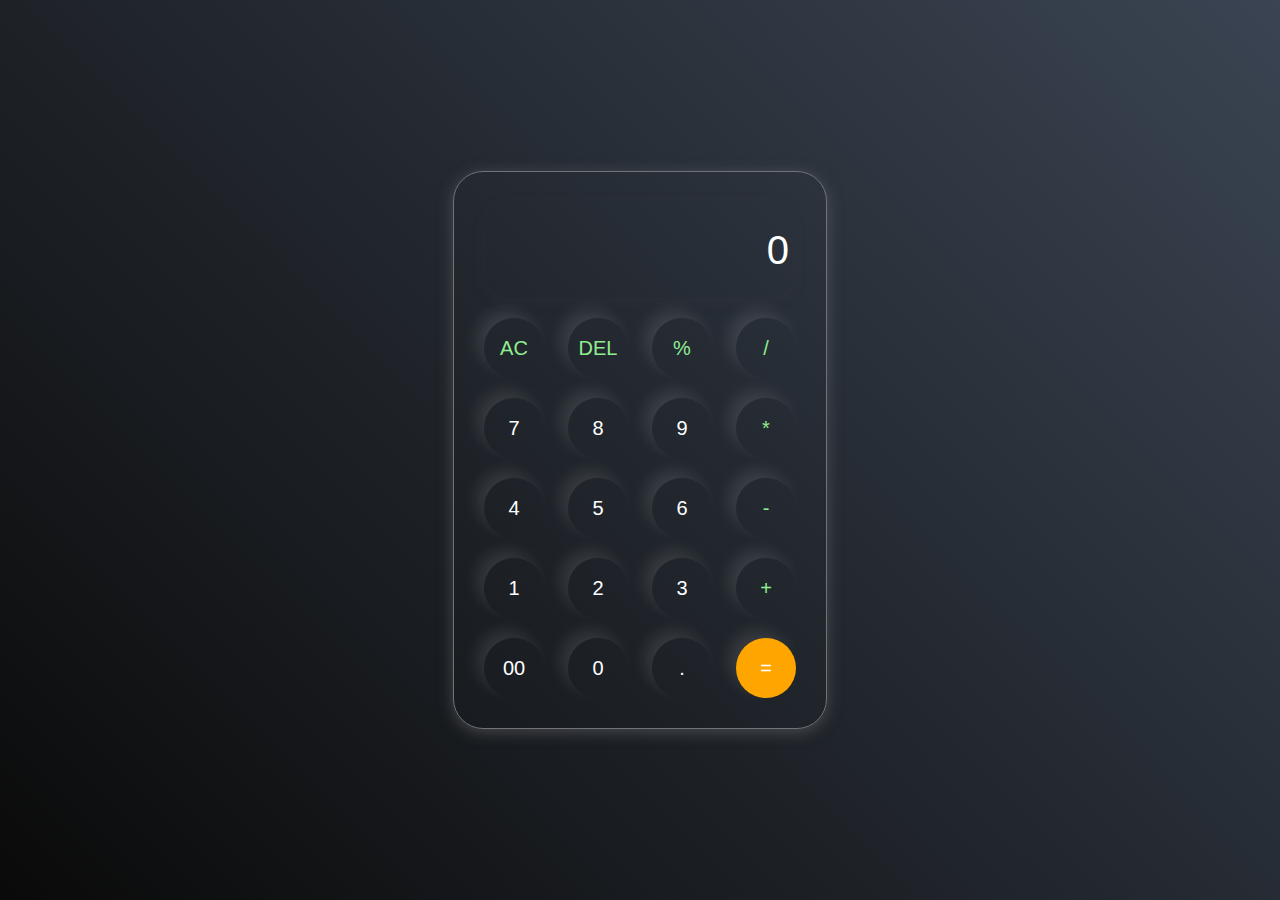
<file: index.html>
<!DOCTYPE html>
<html lang="en">
<head>
    <meta charset="UTF-8">
    <meta name="viewport" content="width=device-width, initial-scale=1.0">
    <title>Calculator</title>
    <link rel="stylesheet" href="style1.css">
</head>
<body>
    <div class="calculator">
        <input type="text" placeholder="0" id="inputBox">
        <div>
            <button class="btnStyle">AC</button>
            <button class="btnStyle">DEL</button>
            <button class="btnStyle">%</button>
            <button class="btnStyle">/</button>
        </div>
        <div>
            <button>7</button>
            <button>8</button>
            <button>9</button>
            <button class="btnStyle">*</button>
        </div>
        <div>
            <button>4</button>
            <button>5</button>
            <button>6</button>
            <button class="btnStyle">-</button>
        </div>
        <div>
            <button>1</button>
            <button>2</button>
            <button>3</button>
            <button class="btnStyle">+</button>
        </div>
        <div>
            <button>00</button>
            <button>0</button>
            <button>.</button>
            <button class="btnEql">=</button>
        </div>
    </div>
    <script src="script1.js"></script>
</body>
</html>
</file>
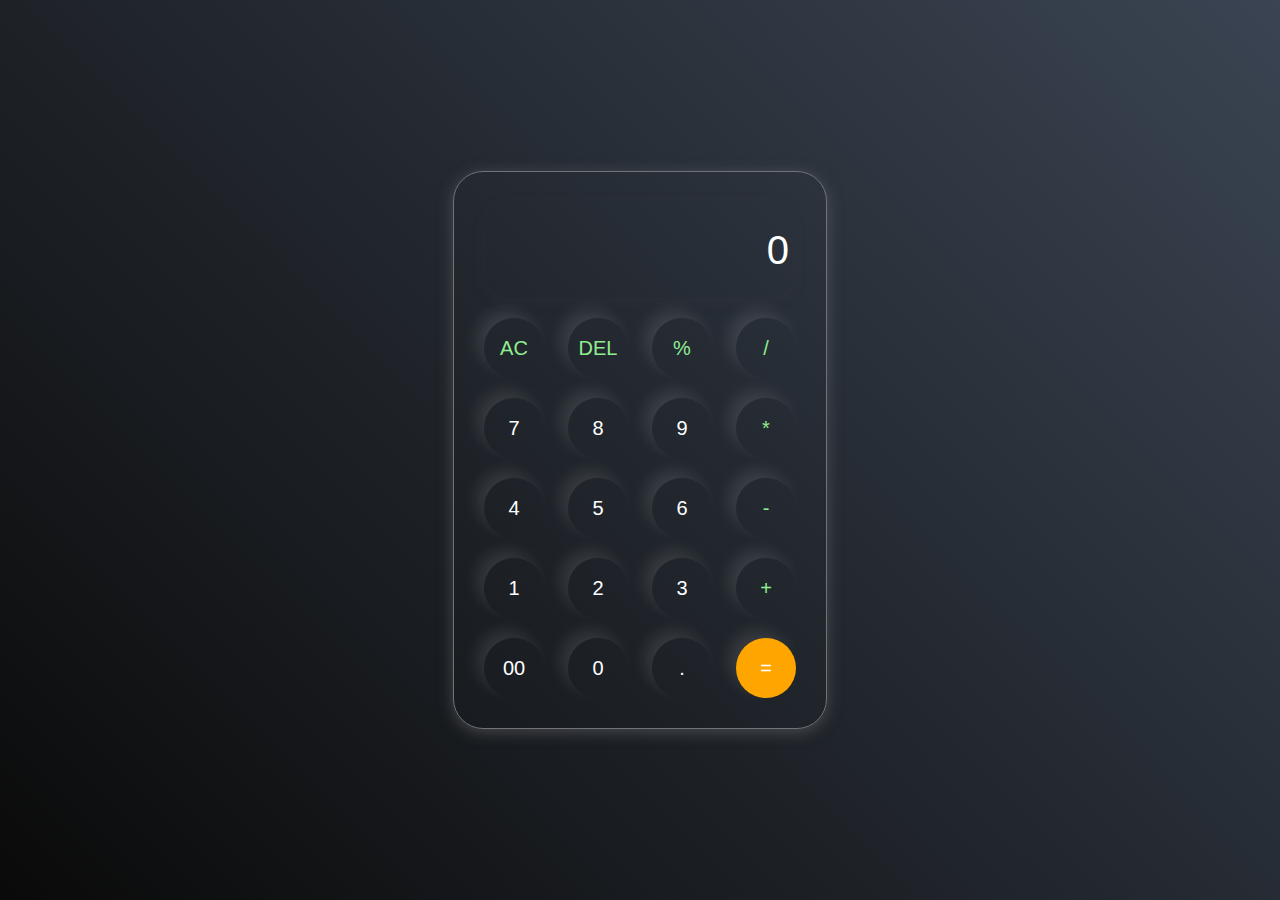
<file: index1.html>
<!DOCTYPE html>
<html lang="en">
<head>
    <meta charset="UTF-8">
    <meta name="viewport" content="width=device-width, initial-scale=1.0">
    <title>Calculator</title>
    <link rel="stylesheet" href="style1.css">
</head>
<body>
    <div class="calculator">
        <input type="text" placeholder="0" id="inputBox">
        <div>
            <button class="btnStyle">AC</button>
            <button class="btnStyle">DEL</button>
            <button class="btnStyle">%</button>
            <button class="btnStyle">/</button>
        </div>
        <div>
            <button>7</button>
            <button>8</button>
            <button>9</button>
            <button class="btnStyle">*</button>
        </div>
        <div>
            <button>4</button>
            <button>5</button>
            <button>6</button>
            <button class="btnStyle">-</button>
        </div>
        <div>
            <button>1</button>
            <button>2</button>
            <button>3</button>
            <button class="btnStyle">+</button>
        </div>
        <div>
            <button>00</button>
            <button>0</button>
            <button>.</button>
            <button class="btnEql">=</button>
        </div>
    </div>
    <script src="script1.js"></script>
</body>
</html>
</file>
<file: style1.css>
*{
    margin: 0;
    padding: 0;
    box-sizing: border-box;
}

body{
    width: 100%;
    height: 100vh;
    display: flex;
    justify-content: center;
    align-items: center;
    background: linear-gradient(45deg, #0a0a0a, #3a4452);;
}

.calculator{
    border: 1px solid #717377;
    padding: 20px;
    border-radius: 30px;
    box-shadow: 0px 3px 15px rgba(113, 115, 119, .5);
}

input{
    background: transparent;
    border: none;
    width: 310px;
    height: 96px;
    border-radius: 25px;
    padding: 5px;
    margin: 10px;
    text-align: right;
    color: #fff;
    font-size: 40px;
    cursor: pointer;
    box-shadow: 0px 3px 15px rgba(84, 84, 84, .1);
}

button{
    background: transparent;
    color: white;
    height: 60px;
    width: 60px;
    border: none;
    font-size: 20px;
    cursor: pointer;
    border-radius: 50%;
    background: transparent;
    margin: 10px;
    box-shadow: -8px -8px 15px rgba(255, 255, 255, .1);
}

input::placeholder{
    color: #fff;
}

.btnStyle{
    color: lightgreen;
}
.btnEql{
    background-color: orange;
}
</file>
